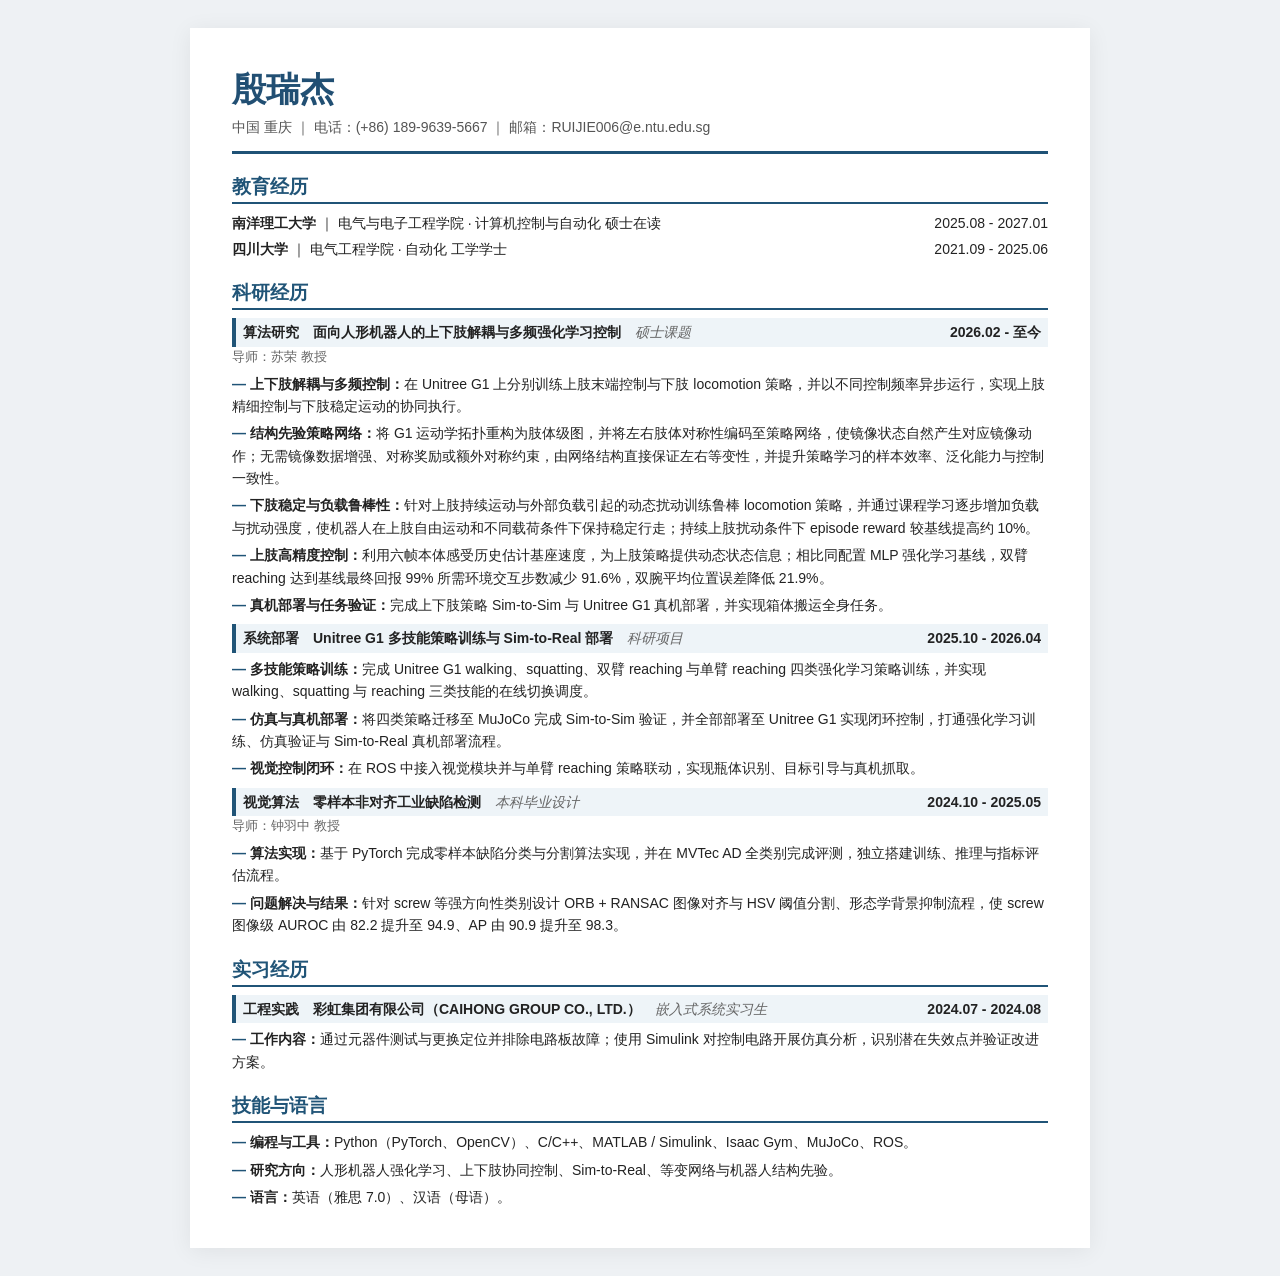
<file: assets/cv/Ruijie_Yin_CV_2027.html>
<!doctype html><html lang="zh-CN"><head><meta charset="utf-8"><meta name="viewport" content="width=device-width,initial-scale=1"><title>殷瑞杰 - CV</title><style>body{margin:0;background:#eef1f4;color:#222;font:14px/1.6 Arial,"Noto Sans SC","Microsoft YaHei",sans-serif}.page{width:min(900px,calc(100% - 36px));margin:28px auto;background:#fff;padding:34px 42px;box-sizing:border-box;box-shadow:0 3px 22px #0001}.top{display:flex;justify-content:space-between;border-bottom:3px solid #1f5276;padding-bottom:12px}.name{font-size:34px;font-weight:800;color:#214f73}.meta{color:#555}.sec{margin-top:18px}.sec h2{font-size:19px;color:#205477;margin:0 0 8px;border-bottom:2px solid #205477}.row{display:flex;justify-content:space-between;gap:14px;font-weight:700;background:#eef4f8;border-left:4px solid #205477;padding:3px 7px;margin-top:8px}.sub{color:#666;font-style:italic;font-weight:400}.bul{margin:5px 0}.bul:before{content:"—";color:#205477;font-weight:bold;margin-right:4px}.edu{display:flex;justify-content:space-between;margin:3px 0}.edu b{font-weight:800}.small{font-size:13px;color:#666}@media(max-width:700px){.page{width:100%;margin:0;padding:22px 18px}.row,.edu{display:block}.name{font-size:28px}}</style></head><body><main class="page"><div class="top"><div><div class="name">殷瑞杰</div><div class="meta">中国 重庆 ｜ 电话：(+86) 189-9639-5667 ｜ 邮箱：RUIJIE006@e.ntu.edu.sg</div></div></div><section class="sec"><h2>教育经历</h2><div class="edu"><div><b>南洋理工大学</b> ｜ 电气与电子工程学院 · 计算机控制与自动化 硕士在读</div><div>2025.08 - 2027.01</div></div><div class="edu"><div><b>四川大学</b> ｜ 电气工程学院 · 自动化 工学学士</div><div>2021.09 - 2025.06</div></div></section><section class="sec"><h2>科研经历</h2><div class="row"><div>算法研究　面向人形机器人的上下肢解耦与多频强化学习控制　<span class="sub">硕士课题</span></div><div>2026.02 - 至今</div></div><div class="small">导师：苏荣 教授</div><div class="bul"><b>上下肢解耦与多频控制：</b>在 Unitree G1 上分别训练上肢末端控制与下肢 locomotion 策略，并以不同控制频率异步运行，实现上肢精细控制与下肢稳定运动的协同执行。</div><div class="bul"><b>结构先验策略网络：</b>将 G1 运动学拓扑重构为肢体级图，并将左右肢体对称性编码至策略网络，使镜像状态自然产生对应镜像动作；无需镜像数据增强、对称奖励或额外对称约束，由网络结构直接保证左右等变性，并提升策略学习的样本效率、泛化能力与控制一致性。</div><div class="bul"><b>下肢稳定与负载鲁棒性：</b>针对上肢持续运动与外部负载引起的动态扰动训练鲁棒 locomotion 策略，并通过课程学习逐步增加负载与扰动强度，使机器人在上肢自由运动和不同载荷条件下保持稳定行走；持续上肢扰动条件下 episode reward 较基线提高约 10%。</div><div class="bul"><b>上肢高精度控制：</b>利用六帧本体感受历史估计基座速度，为上肢策略提供动态状态信息；相比同配置 MLP 强化学习基线，双臂 reaching 达到基线最终回报 99% 所需环境交互步数减少 91.6%，双腕平均位置误差降低 21.9%。</div><div class="bul"><b>真机部署与任务验证：</b>完成上下肢策略 Sim-to-Sim 与 Unitree G1 真机部署，并实现箱体搬运全身任务。</div><div class="row"><div>系统部署　Unitree G1 多技能策略训练与 Sim-to-Real 部署　<span class="sub">科研项目</span></div><div>2025.10 - 2026.04</div></div><div class="bul"><b>多技能策略训练：</b>完成 Unitree G1 walking、squatting、双臂 reaching 与单臂 reaching 四类强化学习策略训练，并实现 walking、squatting 与 reaching 三类技能的在线切换调度。</div><div class="bul"><b>仿真与真机部署：</b>将四类策略迁移至 MuJoCo 完成 Sim-to-Sim 验证，并全部部署至 Unitree G1 实现闭环控制，打通强化学习训练、仿真验证与 Sim-to-Real 真机部署流程。</div><div class="bul"><b>视觉控制闭环：</b>在 ROS 中接入视觉模块并与单臂 reaching 策略联动，实现瓶体识别、目标引导与真机抓取。</div><div class="row"><div>视觉算法　零样本非对齐工业缺陷检测　<span class="sub">本科毕业设计</span></div><div>2024.10 - 2025.05</div></div><div class="small">导师：钟羽中 教授</div><div class="bul"><b>算法实现：</b>基于 PyTorch 完成零样本缺陷分类与分割算法实现，并在 MVTec AD 全类别完成评测，独立搭建训练、推理与指标评估流程。</div><div class="bul"><b>问题解决与结果：</b>针对 screw 等强方向性类别设计 ORB + RANSAC 图像对齐与 HSV 阈值分割、形态学背景抑制流程，使 screw 图像级 AUROC 由 82.2 提升至 94.9、AP 由 90.9 提升至 98.3。</div></section><section class="sec"><h2>实习经历</h2><div class="row"><div>工程实践　彩虹集团有限公司（CAIHONG GROUP CO., LTD.）　<span class="sub">嵌入式系统实习生</span></div><div>2024.07 - 2024.08</div></div><div class="bul"><b>工作内容：</b>通过元器件测试与更换定位并排除电路板故障；使用 Simulink 对控制电路开展仿真分析，识别潜在失效点并验证改进方案。</div></section><section class="sec"><h2>技能与语言</h2><div class="bul"><b>编程与工具：</b>Python（PyTorch、OpenCV）、C/C++、MATLAB / Simulink、Isaac Gym、MuJoCo、ROS。</div><div class="bul"><b>研究方向：</b>人形机器人强化学习、上下肢协同控制、Sim-to-Real、等变网络与机器人结构先验。</div><div class="bul"><b>语言：</b>英语（雅思 7.0）、汉语（母语）。</div></section></main></body></html>
</file>
